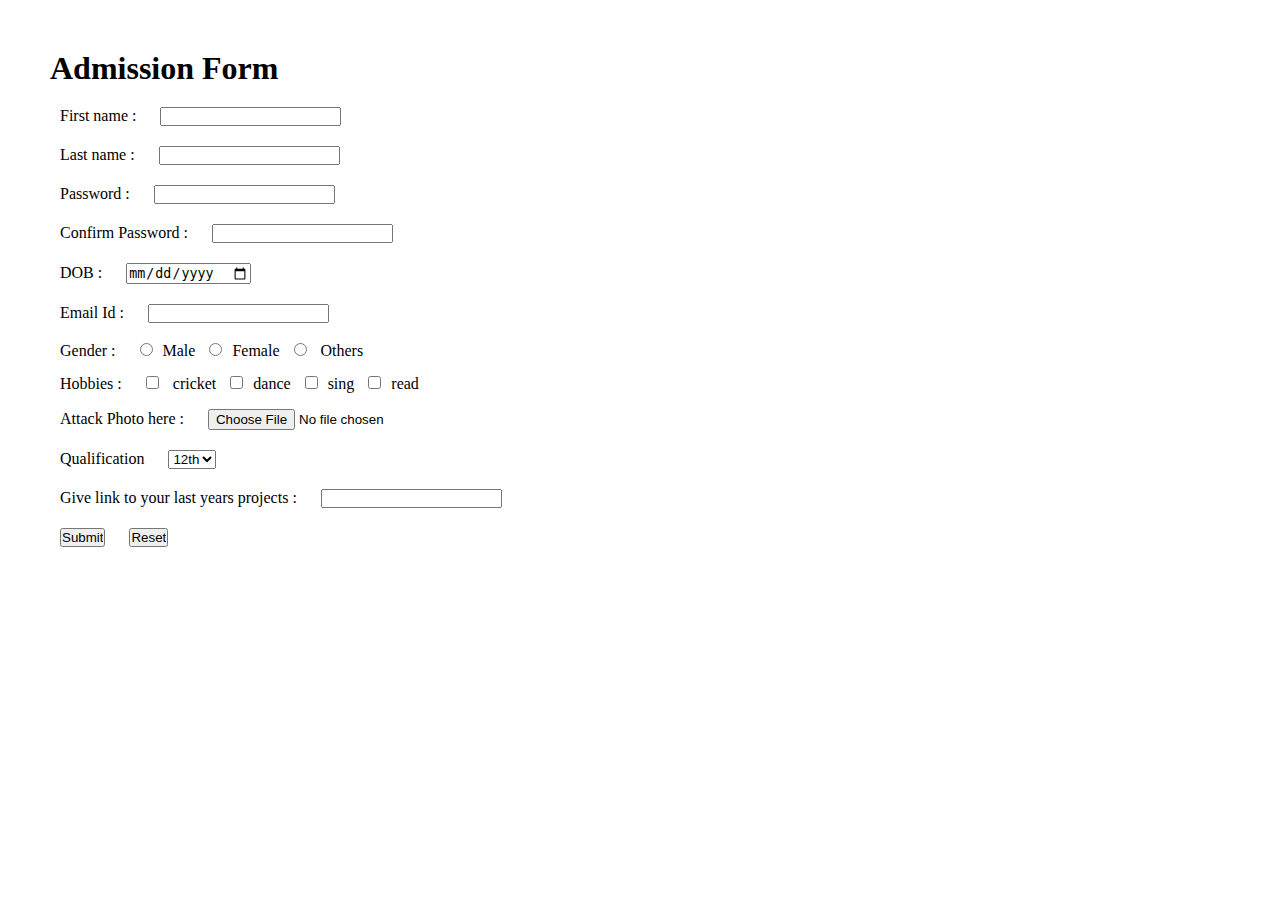
<file: HTML Notes/index.htm>
<!DOCTYPE html>
<html lang="en">

<head>
    <meta charset="UTF-8">
    <meta http-equiv="X-UA-Compatible" content="IE=edge">
    <meta name="viewport" content="width=device-width, initial-scale=1.0">
    <title>HTML PRactice Set</title>
    <style>
        * {
            margin: 10px;
            padding: 0;
            box-sizing: border-box;
        }

        body {
            padding: 20px;
        }


        footer {
            position: absolute;
            bottom: 10px;
        }

        table,
        th,
        tr,
        td {
            border: 1px solid aqua;
            border-collapse: collapse;
            padding: 10px;
            background-color: grey;
            border-radius: 20px;
            color: white;

        }
    </style>
</head>

<body>
    <!-- <h1 title="this is heading tag">heading tag</h1>
    <h2>heading tag</h2>
    <h3>heading tag</h3>
    <h4>heading tag</h4>
    <h5>heading tag</h5>
    <h6>heading tag</h6>
<hr>
    <p>Lorem ipsum dolor sit amet consectetur <br>
         adipisicing elit. <br>
          Reiciendis vel itaque cupiditate iusto sit culpa veniam quas adipisci quod minus nostrum ipsum cumque deserunt recusandae nulla in odio quos, laudantium cum ab corporis illum?</p>
<hr>
    <p>Lorem ipsum dolor sit amet consectetur adipisicing elit. Dolor minus odit reprehenderit, corporis nam facere harum voluptate magnam unde mollitia cum. Totam, autem quia ad vel quos, inventore officiis assumenda quibusdam cupiditate, alias similique?</p>
<hr>
    <center>hey I am center tag</center>
<hr>
        print("hello world!!")
        console.log("hello World!!")
        System.Out.Println("hello World!!")
        <pre>
            print("hello World!!")
            console.log("hello World!!")
            System.Out.Println("hello World!!")
        </pre>

        <tt>Lorem ipsum dolor sit amet consectetur adipisicing elit. Voluptates, deleniti atque! Ut blanditiis asperiores deleniti commodi eos adipisci odit est provident autem praesentium tenetur repudiandae minima, eius labore saepe ullam sunt, eveniet qui molestias?</tt>
        <hr>
        <abbr title="hey">Lorem ipsum dolor sit amet.</abbr>
        <hr>

        <acronym>Lorem ipsum dolor sit, amet consectetur adipisicing elit. Modi voluptates ad earum nobis beatae laborum sapiente eos dicta! Odio, inventore.</acronym>
        <hr>
        <p>this is <b> paragraph</b> but with b tag</p>
        <hr> -->
    <!-- <blockquote>Lorem ipsum dolor, sit amet consectetur adipisicing elit. Aspernatur, rerum!</blockquote>
        <q>Lorem ipsum dolor sit amet consectetur adipisicing elit. Incidunt, eos.</q>
        <br>
        <cite>Lorem ipsum dolor sit amet consectetur adipisicing elit. Quia, repellat.</cite>
        <hr>
        <bdo dir="rtl">Lorem, ipsum dolor sit amet consectetur adipisicing elit. Distinctio, delectus!</bdo>
        <br>
        <bdo dir="ltr">Lorem, ipsum dolor sit amet consectetur adipisicing elit. Distinctio, delectus!</bdo>
        <br>
        <address> tag we can show contact information on an HTML page.</address>
        <hr>
        <code>
            if(age>=20){
                console.log("you can drink")
            }else {
                console.log("You can not drink")
            }
            </code> -->

    <!-- Attributes -->

    <!-- <h1>this is heading</h1>
        <h1 align="center">this is heading</h1>
        <h1 align="right">this is heading</h1>
        <h1 align="left">this is heading</h1> -->
    <!-- <h1 align="center" style="border: 2px solid black; padding: 10px;">this is heading</h1>
        <h1  style="border: 2px solid black;">this is heading</h1> -->
    <!-- <a href="/HTML Notes/double.html" target="_parent">Go to Double page</a>
        <a href="#footer">footer tag </a>
        <footer id="footer">
            I am footer
        </footer> -->

    <!-- <img src="/Pluralsight Login Page Clone/login-bg.jpg" alt="Somthing image" height="600" width="192"> -->

    <!-- <hr>
    <hr>

    <ul>
        <li>some data</li>
        <li>some another data</li>
        <li>more data </li>
        <li>more more data</li>
    </ul>
    <ol>
        <li>some data</li>
        <li>some another data</li>
        <li>more data </li>
        <li>more more data</li>
    </ol>
    <dl>
        <dt>Coffee</dt>
        <dd>Black hot drink</dd>
        <dd>Black hot drink</dd>
        <dt>Milk</dt>
        <dd>White cold drink</dd>
        <dd>White cold drink</dd>
        <dt>photosynthesis</dt>
        <dd>Photosynthesis is the process by which plants use sunlight, water, and carbon dioxide to create oxygen and energy in the form of sugar.</dd>
    </dl>

    <hr>
    <hr>

    <ol type="i" start="5">
        <li>first</li>
        <li>second</li>
        <li>third</li>
        <li>fourth</li>
    </ol> -->

    <!-- <table>
        <tr>
            <th>Name</th>
            <th>Last Name</th>
        </tr>
        <tr>
            <td>Ajay</td>
            <td rowspan="2">Kharat</td>
        </tr>
        <tr>
          <td>nothng</td>
        </tr>
        <tr>
            <td colspan="2">tanaya</td>
        </tr>
    </table> -->

    <!-- <table>
        <caption>This is table</caption>
        <thead>
            <tr>
                <th>name</th>
                <th>age</th>
                <th>height</th>
            </tr>
        </thead>
        <tbody>
            <tr>
                <td>Rahul</td>
                <td>29</td>
                <td>6feet</td>
            </tr>
            <tr>
                <td>Nagesh</td>
                <td>23</td>
                <td>5.8feet</td>
            </tr>
        </tbody>
        <tfoot>
            <tr>
                <td colspan="3" bgcolor="red"><center>End</center></td>
            </tr>
        </tfoot>
    </table> -->


    <!-- <div style="background-color: red;">I am block</div>
    <span style="background-color: red;">I am inline</span> -->

    <!-- <span><div style="background-color: red;">I am div under span</div></span> -->

    <!-- <form action="/backend.php">
        <label for="myText">Name</label>
        <input type="text" id="myText" name="myText">
        <br>
        <label for="myEmail">Email</label>
        <input type="email" id="myEmail" name="myEmail">
        <br>
        <label for="myPass">password</label>
        <input type="password" id="myPass" name="myPass">
        <br>
        <label>Gender</label>
        Male : <input type="radio" id="myGender" name="gender">
        Female : <input type="radio" id="myGender" name="gender">
        <br>
        <label for="age">Are you 18+ :</label>
        <input type="checkbox" name="age" id="age">
        <br>
        <label for="drv">Do you have driving lincence : </label>
        <input type="checkbox" name="drv" id="drv">
        <br>
        <input type="button" value="Click">
        <br>
        <input type="file">
        <br>
        <input type="image" src="/Pluralsight Login Page Clone/login-logo.png">
        <br>
        <label for="some">choose color</label>
        <input type="color" name="some" id="some">
        <br>
        <input type="date" name="date" id="date">
        <br>
        <input type="datetime-local" name="mydate" id="mydate">
        <br>
        <input type="month" name="" id="">
        <br>
        <input type="number" name="" id="">
        <br>
        <input type="url" name="" id="">
        <br>
        <input type="week" name="" id="">
        <br>
        <input type="search" name="" id="">
        <br>
        <input type="tel" name="" id="">
        <br>
        <input type="range" name="" id="">
        <br>
        <input type="submit">
        <input type="reset">
    </form> -->

    <!-- <form action="">
        <label for="cars">Select Cars</label>
        <select name="cars" id="cars">
            <option name="alto" value=" alto">alto</option>

            <option name="vagnar " value="vagnar ">vagnar</option>

            <option name="ertiga" value="ertiga " selected>ertiga</option>

            <option name="swift" value="swift ">swift</option>
        </select>
    </form> -->

    <h1>Admission Form</h1>
    <form>
        <label for="fname">First name : </label>
        <input type="text" name="fname" id="fname">
        <br>
        <label for="lname">Last name : </label>
        <input type="text" name="lname" id="lname">
        <br>
        <label for="pass">Password : </label>
        <input type="password" name="pass" id="pass">
        <br>
        <label for="cpass">Confirm Password : </label>
        <input type="password" name="cpass" id="cpass">
        <br>
        <label for="dob">DOB : </label>
        <input type="date" name="dob" id="dob">
        <br>
        <label for="email">Email Id : </label>
        <input type="email" name="email" id="email">
        <br>
        <label>Gender : </label>
        <input type="radio" name="Gender" id="male">Male
        <input type="radio" name="Gender" id="female">Female
        <input type="radio" name="Gender" id="others"> Others
        <br>
        <label>Hobbies : </label>
        <input type="checkbox" name="cricket"> cricket
        <input type="checkbox" name="dance">dance
        <input type="checkbox" name="sing">sing
        <input type="checkbox" name="read">read
        <br>
        <label for="photo">Attack Photo here : </label>
        <input type="file">
        <br>
        <label for="quali">Qualification</label>
        <select name="quali" id="quali">
            <option value="10">10th</option>
            <option value="12" selected>12th</option>
            <option value="bsc">bsc</option>
        </select>
        <br>
        <label for="proj">Give link to your last years projects : </label>
        <input type="url" name="proj" id="proj">
        <br>
        <input type="submit">
        <input type="reset">
    </form>

</body>

</html>
</file>
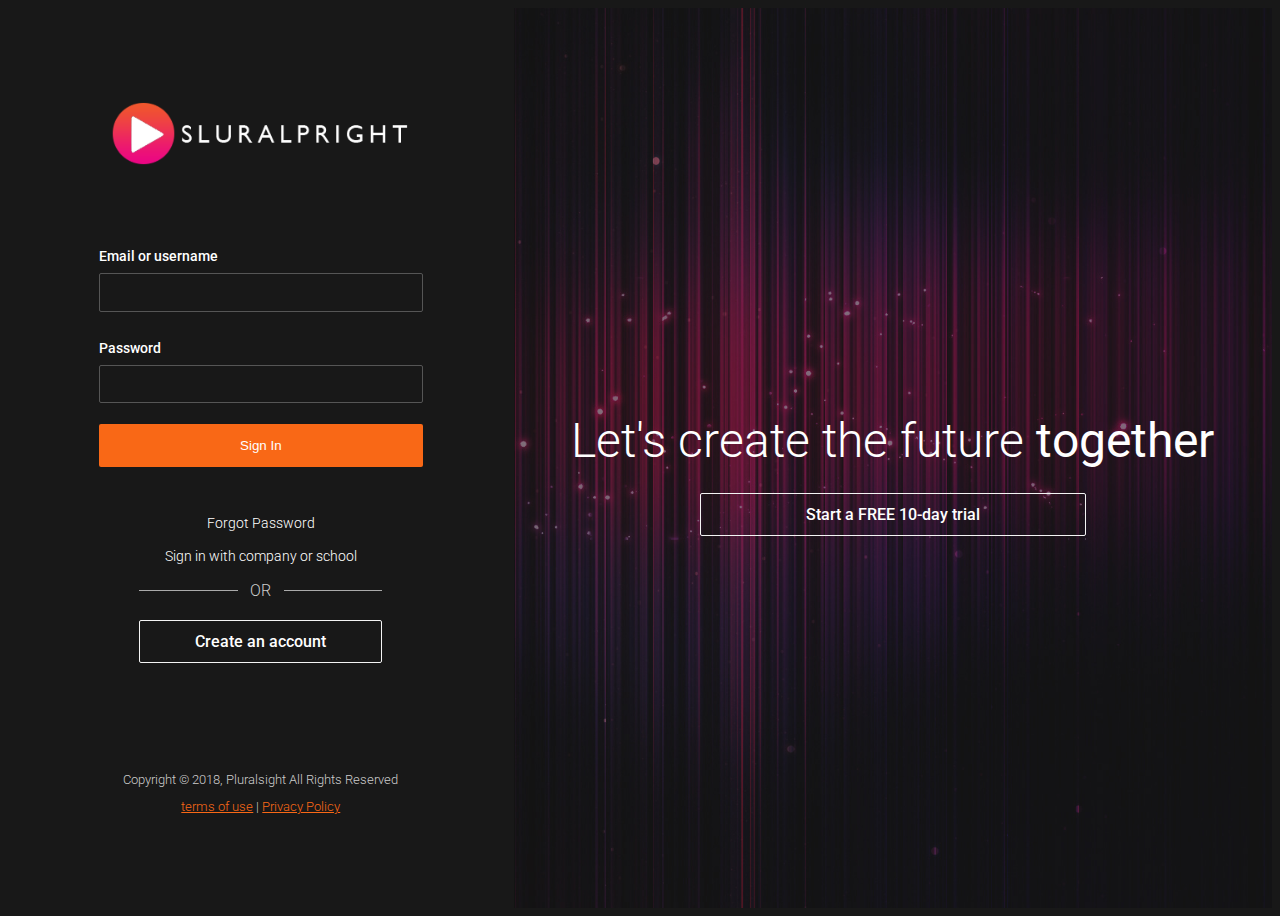
<file: Pluralsight Login Page Clone/index.html>
<!DOCTYPE html>
<html lang="en">
<head>
    <meta charset="UTF-8">
    <meta http-equiv="X-UA-Compatible" content="IE=edge">
    <meta name="viewport" content="width=device-width, initial-scale=1.0">
    <link rel="stylesheet" href="style.css">
    <title>Sign In - Pluralsight</title>
</head>
<body>
    <div id="wrapper">
        <div id="left">
            <div id="signin">
                <div class="logo">
                    <img src="/Pluralsight Login Page Clone/login-logo.png" alt="Pluralsight">
                </div>
                <form>
                    <div>
                        <label for="">Email or username</label>
                        <input type="text" class="text-input">
                    </div>
                    <div>
                        <label for="">Password</label>
                        <input type="password" class="text-input">
                    </div>
                    <button type="submit" class="primary-btn">Sign In</button>
                </form>
                <div class="links">
                    <a href="#">Forgot Password</a>
                    <a href="#">Sign in with company or school</a>
                </div>
                <div class="or">
                    <hr class="bar">
                    <span>OR</span>
                    <hr class="bar">
                </div>
                <a href="#" class="secondary-btn">Create an account</a>
            </div>
            <footer id="main-footer">
                <p>Copyright &copy; 2018, Pluralsight All Rights Reserved</p>
                <div>
                    <a href="#">terms of use</a> | <a href="#">Privacy Policy</a>
                </div>
            </footer>
        </div>
        <div id="right">
            <div id="showcase">
                <div class="showcase-content">
                    <h1 class="showcase-text">Let's create the future
                        <strong>together</strong>
                    </h1>
                    <a href="#" class="secondary-btn">Start a FREE 10-day trial</a>
                </div>
            </div>
        </div>
    </div>
</body>
</html>
</file>
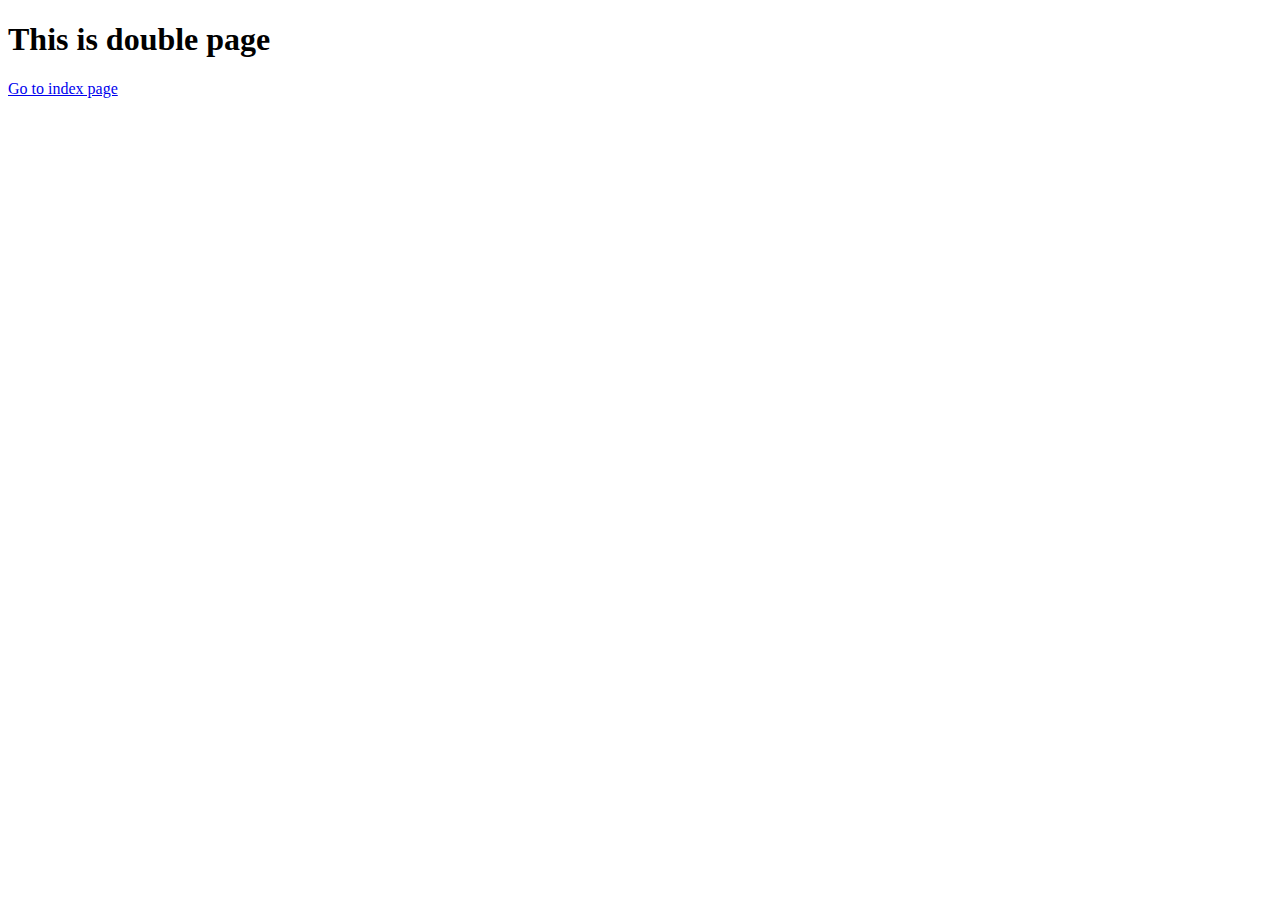
<file: HTML Notes/double.html>
<!DOCTYPE html>
<html lang="en">
<head>
    <meta charset="UTF-8">
    <meta http-equiv="X-UA-Compatible" content="IE=edge">
    <meta name="viewport" content="width=device-width, initial-scale=1.0">
    <title>Document</title>
</head>
<body>
    <h1>This is double page</h1>
    <a href="/HTML Notes/index.htm" target="_blank">Go to index page</a>
</body>
</html>
</file>
<file: Pluralsight Login Page Clone/style.css>
@import url('https://fonts.googleapis.com/css?family=Roboto:300');

*{
    box-sizing: border-box;
}

body {
    font-family: 'Roboto', sans-serif;
    font-weight: 300;
    background: #181818;
    color: #fff;
    overflow: hidden;
}

h1,
h2,
h3,
h4,
h5,
h6 {
    font-weight: 300;
}

#wrapper {
    display: flex;
    flex-direction: row;
}

#left {
    display: flex;
    flex-direction: column;
    flex: 1;
    align-items: center;
    justify-content: center;
    height: 100vh;
}

#right {
    flex: 1;
}

/* Sign In */

#signin {
    display: flex;
    flex-direction: column;
    justify-content: center;
    align-items: center;
    width: 80%;
    padding-bottom: 1rem;
}

#signin form {
    width: 80%;
    padding-bottom: 3rem;
}

#signin .logo{
    margin-bottom: 8vh;
}

#signin .logo img{
    width: 300px;
}

#signin label {
    font-size: 0.9rem;
    line-height: 2rem;
    font-weight: 500;
}

#signin .text-input {
    margin-bottom: 1.3rem;
    width: 100%;
    border-radius: 2px;
    background: #181818;
    border: 1px solid #555;
    color: #ccc;
    padding: 0.5rem;
    line-height: 1.3rem;
}

/* Button */

#signin .primary-btn {
    width: 100%;
}


#signin .secondary-btn,
.or,
.links {
    width: 60%;
}

#signin .links a {
    display: block;
    color: #fff;
    text-decoration: none;
    margin-bottom: 1rem;
    text-align: center;
    font-size: 0.9rem;
}

#signin .or {
    display: flex;
    flex-direction: row;
    margin-bottom: 1.2rem;
    align-items: center;
}

#signin .or .bar {
    flex: auto;
    border: none;
    height: 1px;
    background-color: #aaa;
}

#signin .or span {
    color: #ccc;
    padding: 0 0.8rem;
}

/* Showcase */

#showcase {
    display: flex;
    justify-content: center;
    align-items: center;
    background: url('login-bg.jpg') no-repeat center center / cover;
    height: 100vh;
    text-align: center;
}

#showcase .showcase-text {
    font-size: 3rem;
    width: 100%;
    color: #fff;
    margin-bottom: 1.5rem;
}

#showcase .secondary-btn {
    width: 60%;
    margin: auto;
}


/* Footer */

#main-footer {
    color: #ccc;
    text-align: center;
    font-size: 0.8rem;
    max-width: 80%;
    padding-top: 5rem;
}

#main-footer a {
    color: #f96816;
    text-decoration: underline;
}

.primary-btn{
    padding: 0.7rem 1rem;
    height: 2.7rem;
    display: block;
    border: 0;
    border-radius: 2px;
    font-weight: 500;
    background-color: #f96816;
    color: #fff;
    text-decoration: none;
    cursor: pointer;
    text-align: center;
    transition: all 0.5s;
}

.primary-btn:hover {
    background-color: #ff7b39;
}

.secondary-btn{
    padding: 0.7rem 1rem;
    height: 2.7rem;
    display: block;
    border: 1px solid #f4f4f4;
    border-radius: 2px;
    font-weight: 500;
    background-color: none;
    color: #fff;
    text-decoration: none;
    cursor: pointer;
    text-align: center;
    transition: all 0.5s;
}

.secondary-btn:hover {
    border-color: #ff7b39;
    color: #ff7b39;
}

/* Media Queries */

@media(min-width: 1200px) {
    #left{
        flex: 4;
    }

    #right{
        flex: 6;
    }
}

@media(max-width: 768px) {
    body {
        overflow: auto;
    }

    #right{
        display: none;
    }

    #left {
        justify-content: start;
        margin-top: 4vh;
    }

    #signin .logo {
        margin-bottom: 2vh;
    }

    #signin .text-input {
        margin-bottom: 0.7rem;
    }

    #main-footer {
        padding-top: 1rem;
    }
}
</file>
